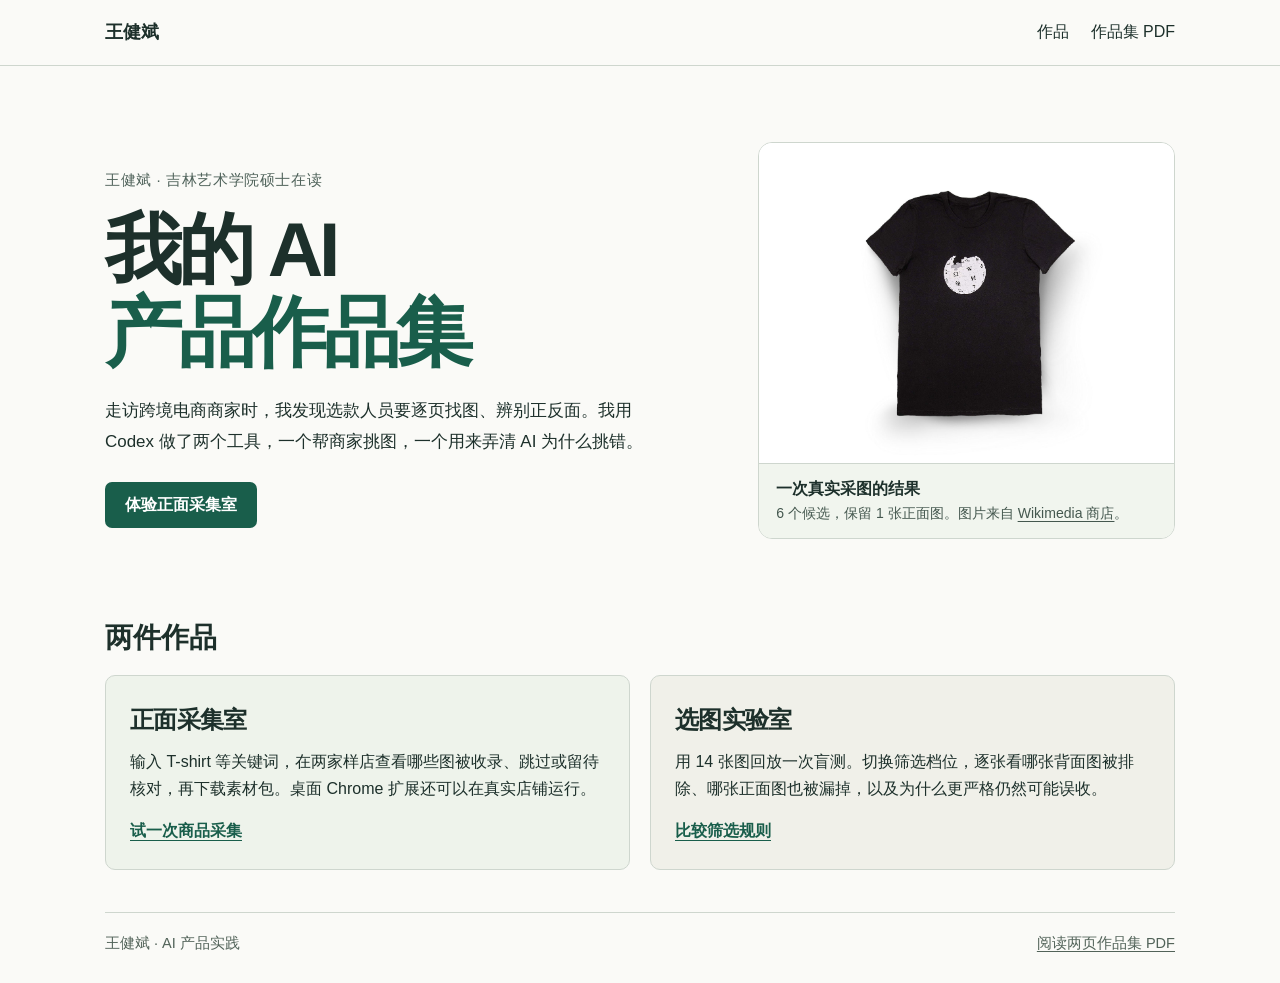
<file: index.html>
<!doctype html>
<html lang="zh-CN"><head><meta charset="utf-8"><meta name="viewport" content="width=device-width,initial-scale=1"><meta name="theme-color" content="#fafaf7"><meta name="description" content="王健斌的 AI 产品作品集。体验商品图采集，比较筛选规则，查看真实测试结果。"><title>王健斌｜AI 产品作品集</title><link rel="icon" href="mark.svg"><link rel="stylesheet" href="portfolio.css"></head>
<body><header><nav><a class="signature" href="./">王健斌</a><div><a href="#work">作品</a><a href="portfolio.pdf">作品集 PDF</a></div></nav></header>
<main><section class="intro"><div><p class="byline">王健斌 · 吉林艺术学院硕士在读</p><h1>我的 AI<br><em>产品作品集</em></h1><p class="lead">走访跨境电商商家时，我发现选款人员要逐页找图、辨别正反面。我用 Codex 做了两个工具，一个帮商家挑图，一个用来弄清 AI 为什么挑错。</p><a class="primary" href="collector.html">体验正面采集室</a></div>
<figure><div class="plate"><img src="globe-black.jpg" alt="真实采集结果：Wikimedia 商店的黑色 T 恤正面原图" width="1946" height="1946"></div><figcaption><strong>一次真实采图的结果</strong><span>6 个候选，保留 1 张正面图。图片来自 <a href="https://store.wikimedia.org/products/black-wikipedia-globe-t-shirt-with-wikipedia-written-in-multiple-languages">Wikimedia 商店</a>。</span></figcaption></figure></section>
<section id="work"><h2>两件作品</h2><div class="cards"><article><h3><a href="collector.html">正面采集室</a></h3><p>输入 T-shirt 等关键词，在两家样店查看哪些图被收录、跳过或留待核对，再下载素材包。桌面 Chrome 扩展还可以在真实店铺运行。</p><a class="action" href="collector.html">试一次商品采集</a></article>
<article><h3><a href="evaluation.html">选图实验室</a></h3><p>用 14 张图回放一次盲测。切换筛选档位，逐张看哪张背面图被排除、哪张正面图也被漏掉，以及为什么更严格仍然可能误收。</p><a class="action" href="evaluation.html#bench">比较筛选规则</a></article></div></section></main>
<footer><span>王健斌 · AI 产品实践</span><a href="portfolio.pdf">阅读两页作品集 PDF</a></footer></body></html>
</file>
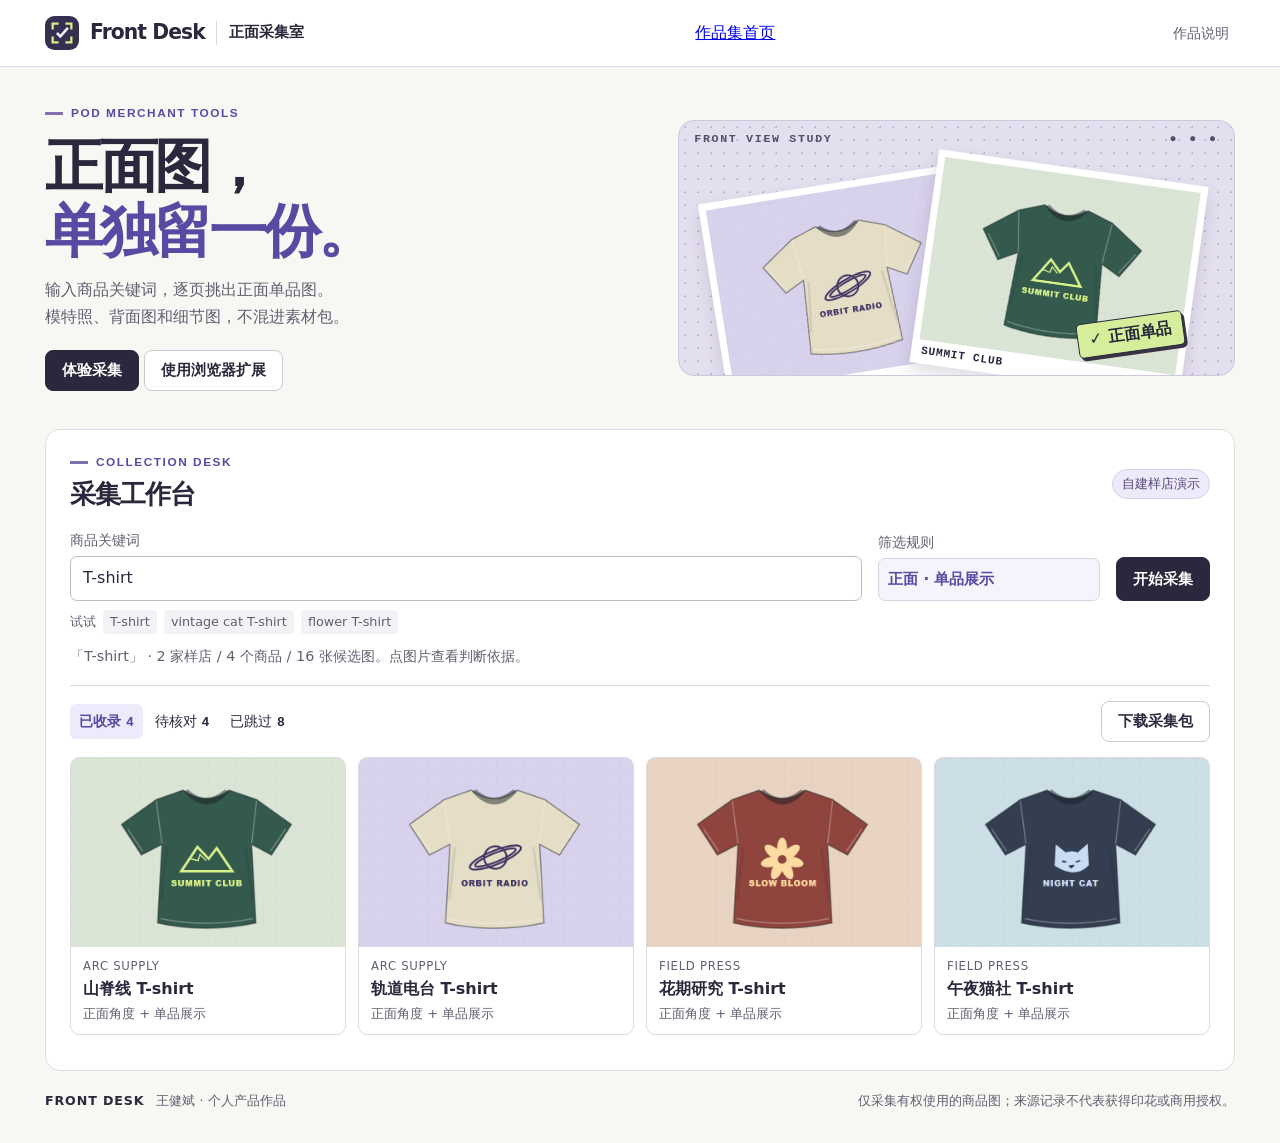
<file: collector.html>
<!doctype html><html lang="zh-CN"><head><meta charset="utf-8"><meta name="viewport" content="width=device-width,initial-scale=1"><meta name="theme-color" content="#f7f8f4"><title>正面采集室 · Front Desk</title><link rel="icon" href="mark.svg"><link rel="stylesheet" href="ui.css"></head>
<body><header><nav class="wrap"><a href="./" class="brand"><img src="mark.svg" alt="">Front Desk<span>正面采集室</span></a><a href="./">作品集首页</a><button class="navlink" id="info">作品说明</button></nav></header>
<main class="wrap"><section class="hero"><div><span class="eyebrow"><i></i> POD MERCHANT TOOLS</span><h1>正面图，<br><em>单独留一份。</em></h1><p>输入商品关键词，逐页挑出正面单品图。<br>模特照、背面图和细节图，不混进素材包。</p><button class="primary" id="try">体验采集</button> <button class="outline" id="install">使用浏览器扩展</button></div>
<div class="contactsheet" aria-label="原创 T 恤样品图"><div class="sheethead">FRONT VIEW STUDY <span>● ● ●</span></div><div class="swatch left"><img src="samples/orbit-front.png" alt="轨道电台 T 恤平铺图"><small>ORBIT RADIO</small></div><div class="swatch right"><img src="samples/summit-front.png" alt="山脊线 T 恤平铺图"><small>SUMMIT CLUB</small></div><div class="stamp">✓ 正面单品</div></div></section>
<section class="desk" id="desk"><div class="section-head"><div><div class="eyebrow"><i></i> COLLECTION DESK</div><h2>采集工作台</h2></div><span class="tag">自建样店演示</span></div>
<form id="search" class="search"><label>商品关键词<input id="keyword" value="T-shirt" placeholder="如 vintage cat T-shirt" required maxlength="120" autocomplete="off"></label><div class="skill"><small>筛选规则</small><b>正面 · 单品展示</b></div><button class="primary" id="run">开始采集</button></form>
<div class="examples"><span>试试</span><button data-query="T-shirt">T-shirt</button><button data-query="vintage cat T-shirt">vintage cat T-shirt</button><button data-query="flower T-shirt">flower T-shirt</button></div><p class="status" id="message" role="status"></p>
<div class="resultbar"><div class="tabs" aria-label="结果分类"><button data-tab="keep" aria-pressed="true">已收录 <b>0</b></button><button data-tab="review">待核对 <b>0</b></button><button data-tab="skip">已跳过 <b>0</b></button></div><button id="pack" class="outline" disabled>下载采集包</button></div>
<div id="gallery" class="gallery"></div><p id="packStatus" role="status"></p></section>
<footer><b>FRONT DESK</b> 王健斌 · 个人产品作品 <span>仅采集有权使用的商品图；来源记录不代表获得印花或商用授权。</span></footer></main>
<dialog id="modal" aria-labelledby="modalTitle"><button class="close" id="close" aria-label="关闭">×</button><div class="eyebrow">FRONT DESK / NOTES</div><h2 id="modalTitle"></h2><div id="content"></div></dialog><script src="collector.js"></script><script src="studio.js"></script></body></html>
</file>
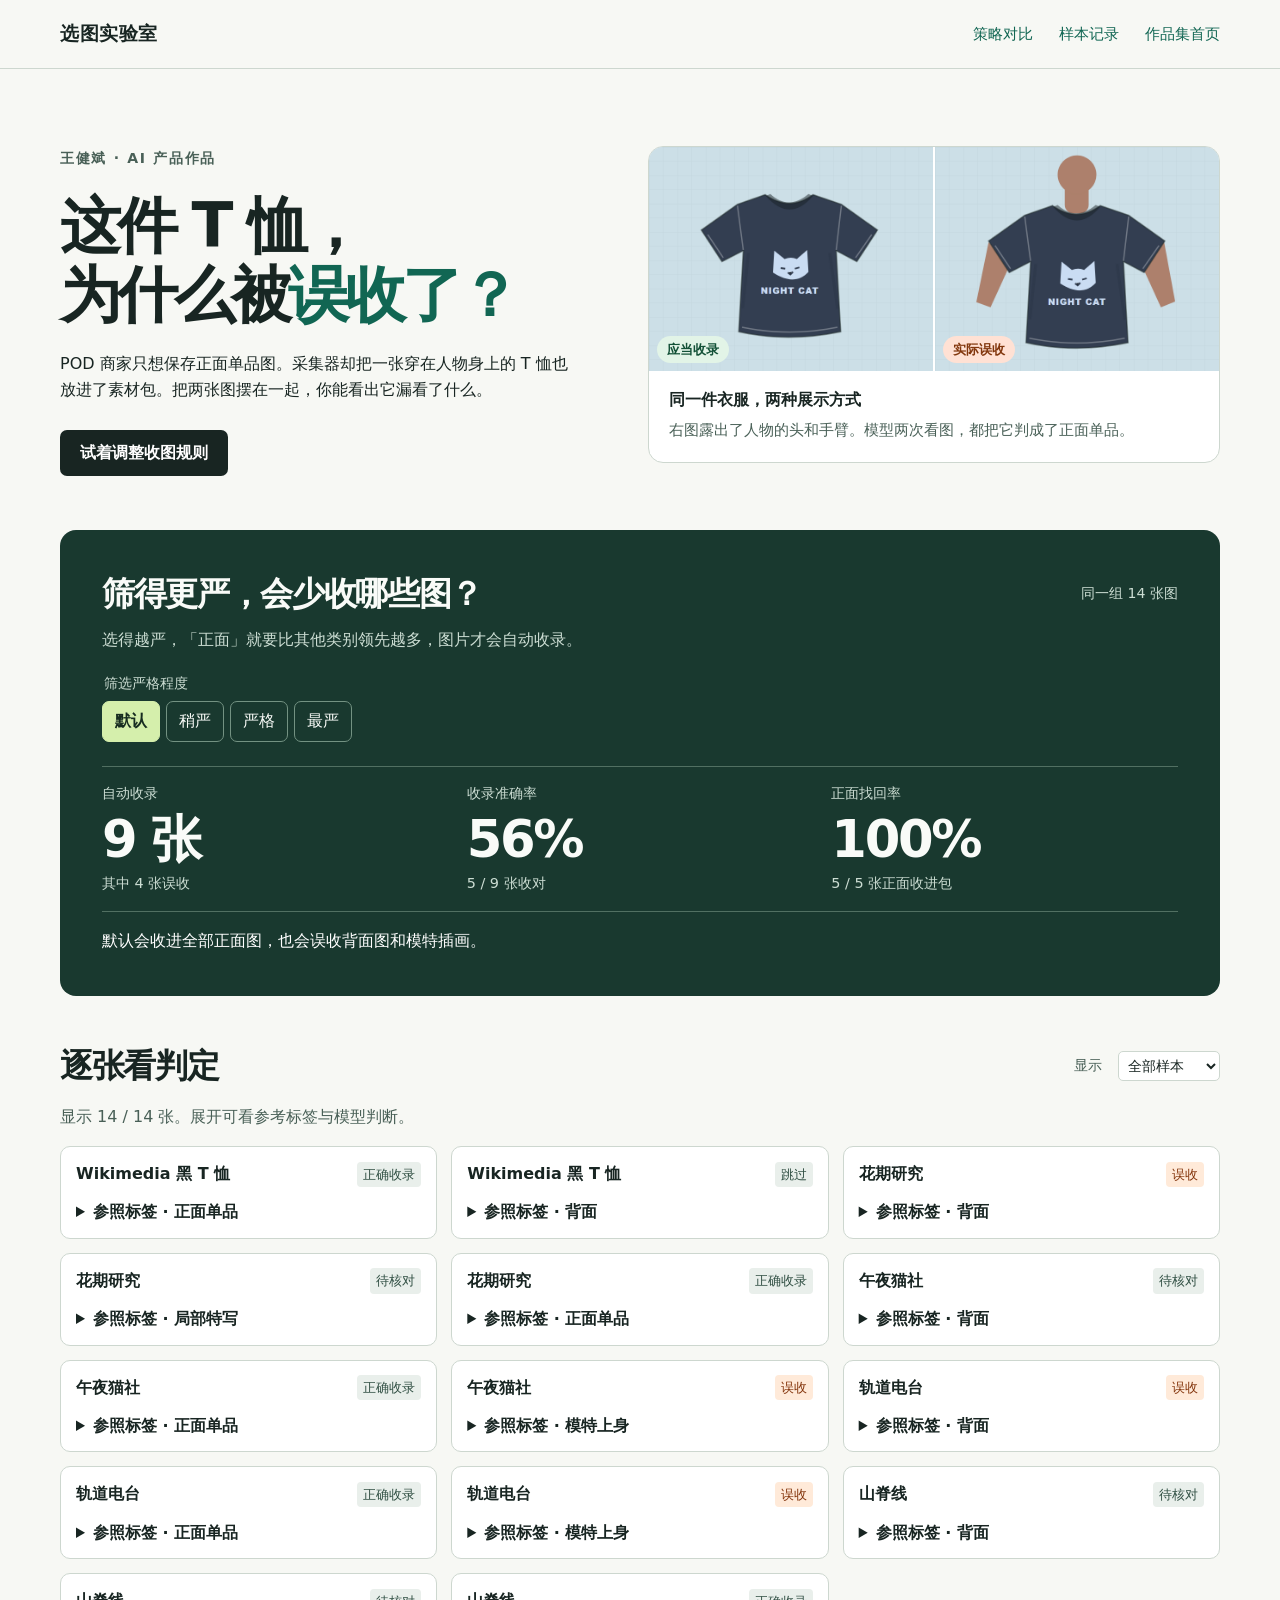
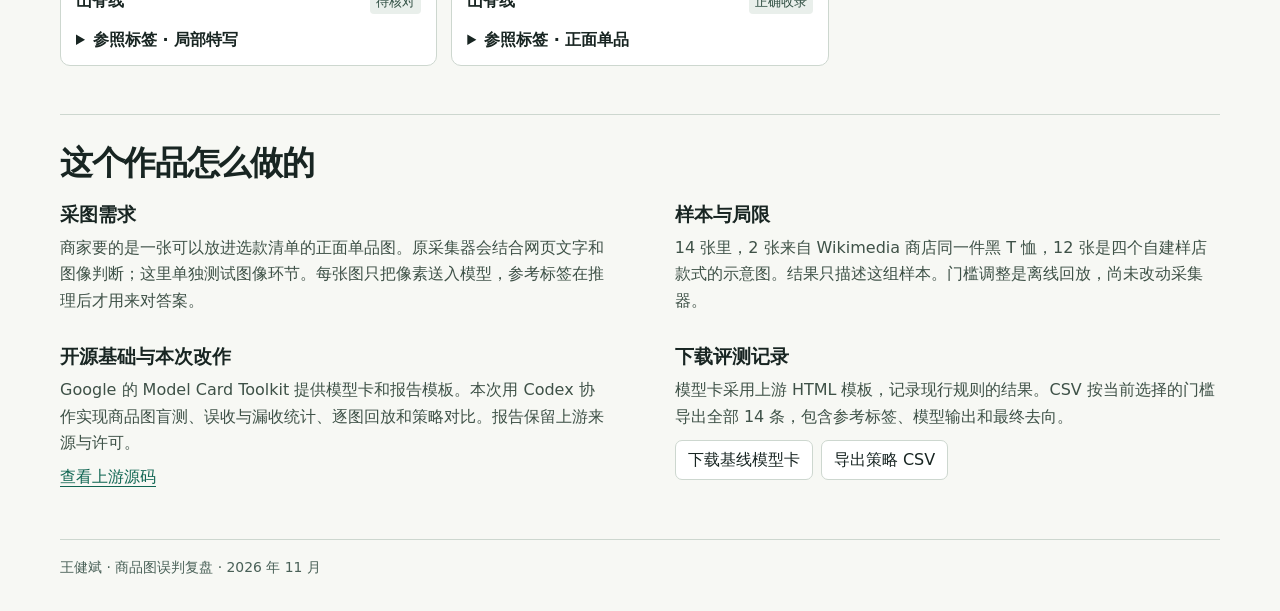
<file: evaluation.html>
<!doctype html>
<html lang="zh-CN"><head><meta charset="utf-8"><meta name="viewport" content="width=device-width,initial-scale=1">
<title>选图实验室 · 王健斌的 AI 产品作品</title><style>:root{color-scheme:light;--ink:#182522;--paper:#f7f8f4;--accent:#116653;--stroke:#cdd7cf;--muted:#496057}
*{box-sizing:border-box}html{scroll-behavior:smooth;scroll-padding-top:20px}body{margin:0;background:var(--paper);color:var(--ink);font:1rem/1.65 "Inter","Microsoft YaHei",system-ui,sans-serif}nav,main,footer{width:min(1160px,92%);margin:auto}header{border-bottom:1px solid var(--stroke)}nav,.section-title,.filter{display:flex;align-items:center;justify-content:space-between;gap:16px}nav{min-height:68px}nav div{display:flex;gap:26px}a{color:var(--accent);text-underline-offset:4px}nav a{text-decoration:none;font-size:.94rem}.wordmark{font-size:1.16rem;font-weight:850;color:var(--ink);letter-spacing:.03em}
.hero{display:grid;grid-template-columns:1fr 1.08fr;align-items:center;gap:5%;padding:64px 0 54px}.kicker,.meta,.filter,.case small{color:var(--muted);font-size:.88rem}.kicker{font-weight:700;letter-spacing:.12em}.intro h1{font-size:clamp(2.8rem,4.8vw,4.7rem);letter-spacing:-.065em;line-height:1.12;margin:.35em 0}.intro h1 span{color:var(--accent)}.lede{max-width:32em;margin:20px 0 26px}.cta,button{display:inline-flex;align-items:center;font:inherit;font-weight:650;border-radius:7px;cursor:pointer}.cta{background:var(--ink);color:white;padding:10px 20px;text-decoration:none}button,select{border:1px solid var(--stroke);background:white;color:var(--ink);font:inherit}button{padding:6px 12px;margin:2px 8px 2px 0}select{border-radius:5px;padding:5px}.hero-case{margin:0;border:1px solid var(--stroke);background:white;border-radius:15px;overflow:hidden}.comparison{display:grid;grid-template-columns:1fr 1fr;gap:2px}.comparison div{position:relative}.comparison img{width:100%;display:block}.comparison b{position:absolute;bottom:8px;left:8px;background:#e2f4e7;color:#135137;padding:3px 10px;border-radius:20px;font-size:.82rem}.comparison .bad{background:#ffe1d4;color:#82370d}figcaption{padding:16px 20px}figcaption p{font-size:.93rem;margin:4px 0;color:var(--muted)}
section:not(.hero){margin-bottom:48px}h2{font-size:clamp(1.55rem,2.6vw,2.15rem);line-height:1.3;letter-spacing:-.04em;margin:0}.bench{background:#19392f;border-radius:16px;color:#f9fbf8;padding:clamp(20px,4vw,42px)}.bench .meta,.bench>p,.bench legend,.stats small,.stats span{color:#ccddd3}.bench>p{margin:12px 0 18px}.bench fieldset{border:0;margin:0;padding:0}.bench legend{font-size:.9rem;margin:0 0 6px}.choices{display:flex;gap:6px;flex-wrap:wrap}.choices label{position:relative;cursor:pointer}.choices input{position:absolute;opacity:0}.choices span{border:1px solid #739282;border-radius:7px;display:block;padding:6px 12px}.choices input:checked+span{background:#d5efac;border-color:#d5efac;color:#172c20;font-weight:700}.choices input:focus-visible+span,:focus-visible{outline:3px solid #e19543;outline-offset:3px}.stats{display:grid;grid-template-columns:repeat(3,1fr);margin:24px 0 16px;padding:15px 0;border-block:1px solid #517062;gap:18px}.stats small,.stats span{display:block;font-size:.9rem}.stats strong{display:block;font-size:clamp(2.1rem,4vw,3.5rem);line-height:1.3;letter-spacing:-.045em}.bench .insight{color:white;margin-bottom:0}
#case-grid{display:grid;grid-template-columns:repeat(3,minmax(0,1fr));gap:14px}#count{color:var(--muted)}.case{border:1px solid var(--stroke);background:white;border-radius:10px;overflow:hidden}.case details{padding:12px 15px}.case summary{cursor:pointer;font-weight:650}.case p{margin:5px 0;font-size:.94rem}.case-title{display:flex;align-items:center;justify-content:space-between;padding:14px 15px 0;gap:8px}.case-title strong{font-size:1rem}.chip{font-size:.8rem;border-radius:4px;background:#e9efeb;color:#304f43;padding:2px 6px;white-space:nowrap}.chip.error{color:#84350c;background:#ffead9}.case picture img{display:block;width:100%;max-height:205px;object-fit:contain;background:#f2f5f1}.notes{border-top:1px solid var(--stroke);padding-top:26px}.notes-grid{display:grid;grid-template-columns:1fr 1fr;column-gap:6%;row-gap:4px}.notes h3{margin:16px 0 2px}.notes p{margin:4px 0 8px;color:#3e5147}footer{border-top:1px solid var(--stroke);padding:16px 0 32px;color:var(--muted);font-size:.87rem}
@media(max-width:800px){.hero{grid-template-columns:1fr;gap:26px;padding:35px 0}.hero-case{max-width:570px}.section-title{align-items:flex-start;flex-wrap:wrap}.notes-grid,#case-grid{grid-template-columns:1fr 1fr}nav div{gap:12px}}
@media(max-width:520px){nav{min-height:58px}nav a{font-size:.83rem}.wordmark{font-size:1rem}.stats{grid-template-columns:1fr 1fr 1fr;gap:8px}.stats span,.stats small{font-size:.8rem}.stats strong{font-size:1.85rem}.notes-grid,#case-grid{grid-template-columns:1fr}.choices{gap:5px}.choices span{font-size:.86rem;padding:6px 8px}.bench{padding:18px}.intro h1{font-size:2.85rem}}
@media(prefers-reduced-motion:reduce){html{scroll-behavior:auto}}
</style></head><body>
<header><nav><a class="wordmark" href="#top">选图实验室</a><div><a href="#bench">策略对比</a><a href="#cases">样本记录</a><a href="./">作品集首页</a></div></nav></header>
<main id="top">
<section class="hero"><div class="intro"><p class="kicker">王健斌 · AI 产品作品</p><h1>这件 T 恤，<br>为什么被<span>误收了？</span></h1><p class="lede">POD 商家只想保存正面单品图。采集器却把一张穿在人物身上的 T 恤也放进了素材包。把两张图摆在一起，你能看出它漏看了什么。</p><a class="cta" href="#bench">试着调整收图规则</a></div>
<figure class="hero-case"><div class="comparison">
<div><img src="samples/cat-04.png" alt="午夜猫社 T 恤单独平铺"><b>应当收录</b></div>
<div><img src="samples/cat-model.png" alt="同款 T 恤穿在插画人物身上，领口上方可见人头，两侧可见手臂"><b class="bad">实际误收</b></div></div>
<figcaption><strong>同一件衣服，两种展示方式</strong><p>右图露出了人物的头和手臂。模型两次看图，都把它判成了正面单品。</p></figcaption></figure></section>
<section id="bench" class="bench"><div class="section-title"><h2>筛得更严，会少收哪些图？</h2><span class="meta">同一组 14 张图</span></div>
<p>选得越严，「正面」就要比其他类别领先越多，图片才会自动收录。</p>
<fieldset><legend>筛选严格程度</legend><div class="choices">
<label><input type="radio" name="threshold" value="0" checked><span>默认</span></label>
<label><input type="radio" name="threshold" value="0.5"><span>稍严</span></label>
<label><input type="radio" name="threshold" value="1"><span>严格</span></label>
<label><input type="radio" name="threshold" value="1.5"><span>最严</span></label>
</div></fieldset>
<div class="stats" aria-live="polite"><div><small>自动收录</small><strong id="kept"></strong><span id="wrong"></span></div><div><small>收录准确率</small><strong id="precision"></strong><span id="prec-note"></span></div><div><small>正面找回率</small><strong id="recall"></strong><span id="rec-note"></span></div></div>
<p id="insight" class="insight"></p></section>
<section id="cases"><div class="section-title"><h2>逐张看判定</h2><label class="filter">显示 <select id="filter"><option value="all">全部样本</option><option value="mistake">仅看误收</option><option value="miss">仅看漏收</option><option value="review">仅看待核对</option></select></label></div>
<p id="count" aria-live="polite"></p><div id="case-grid"></div></section>
<section id="about" class="notes"><h2>这个作品怎么做的</h2><div class="notes-grid"><div><h3>采图需求</h3><p>商家要的是一张可以放进选款清单的正面单品图。原采集器会结合网页文字和图像判断；这里单独测试图像环节。每张图只把像素送入模型，参考标签在推理后才用来对答案。</p></div>
<div><h3>样本与局限</h3><p>14 张里，2 张来自 Wikimedia 商店同一件黑 T 恤，12 张是四个自建样店款式的示意图。结果只描述这组样本。门槛调整是离线回放，尚未改动采集器。</p></div>
<div><h3>开源基础与本次改作</h3><p>Google 的 Model Card Toolkit 提供模型卡和报告模板。本次用 Codex 协作实现商品图盲测、误收与漏收统计、逐图回放和策略对比。报告保留上游来源与许可。</p><a href="https://github.com/tensorflow/model-card-toolkit/tree/74d7e6d8d3163b830711b226491ccd976a2d7018">查看上游源码</a></div>
<div><h3>下载评测记录</h3><p>模型卡采用上游 HTML 模板，记录现行规则的结果。CSV 按当前选择的门槛导出全部 14 条，包含参考标签、模型输出和最终去向。</p><button id="card">下载基线模型卡</button><button id="csv">导出策略 CSV</button></div></div></section>
</main><footer>王健斌 · 商品图误判复盘 · 2026 年 11 月</footer>
<script id="evidence" type="application/json">[{"file": "01.jpg", "kind": "keep", "group": "front", "gap": 0.42, "views": "front/front", "reason": "本机 AI：正面单品（全图与主体视图一致）", "model": "TinyCLIP-8M/int8", "title": "Wikimedia 黑 T 恤", "image": null, "source": "https://store.wikimedia.org/products/black-wikipedia-globe-t-shirt-with-wikipedia-written-in-multiple-languages", "origin": "真实商店商品图", "positive": true, "truth": "正面单品"}, {"file": "02.jpg", "kind": "skip", "group": "back", "gap": 0.08, "views": "back/back", "reason": "本机 AI：背面（全图与主体视图一致）", "model": "TinyCLIP-8M/int8", "title": "Wikimedia 黑 T 恤", "image": null, "source": "https://store.wikimedia.org/products/black-wikipedia-globe-t-shirt-with-wikipedia-written-in-multiple-languages", "origin": "真实商店商品图", "positive": false, "truth": "背面"}, {"file": "bloom-back.png", "kind": "keep", "group": "front", "gap": 0.14, "views": "front/front", "reason": "本机 AI：正面单品（全图与主体视图一致）", "model": "TinyCLIP-8M/int8", "title": "花期研究", "image": "samples/bloom-back.png", "origin": "自建样店示意图", "positive": false, "truth": "背面"}, {"file": "bloom-detail.png", "kind": "review", "group": "front", "gap": 0.68, "views": "front", "reason": "本机 AI：证据不足，不自动打包", "model": "TinyCLIP-8M/int8", "title": "花期研究", "image": "samples/bloom-detail.png", "origin": "自建样店示意图", "positive": false, "truth": "局部特写"}, {"file": "bloom-front.png", "kind": "keep", "group": "front", "gap": 0.89, "views": "front/front", "reason": "本机 AI：正面单品（全图与主体视图一致）", "model": "TinyCLIP-8M/int8", "title": "花期研究", "image": "samples/bloom-front.png", "origin": "自建样店示意图", "positive": true, "truth": "正面单品"}, {"file": "cat-back.png", "kind": "review", "group": "back", "gap": 0.02, "views": "back/front", "reason": "本机 AI：证据不足，不自动打包", "model": "TinyCLIP-8M/int8", "title": "午夜猫社", "image": "samples/cat-back.png", "origin": "自建样店示意图", "positive": false, "truth": "背面"}, {"file": "cat-front.png", "kind": "keep", "group": "front", "gap": 1.64, "views": "front/front", "reason": "本机 AI：正面单品（全图与主体视图一致）", "model": "TinyCLIP-8M/int8", "title": "午夜猫社", "image": "samples/cat-04.png", "origin": "自建样店示意图", "positive": true, "truth": "正面单品"}, {"file": "cat-model.png", "kind": "keep", "group": "front", "gap": 1.86, "views": "front/front", "reason": "本机 AI：正面单品（全图与主体视图一致）", "model": "TinyCLIP-8M/int8", "title": "午夜猫社", "image": "samples/cat-model.png", "origin": "自建样店示意图", "positive": false, "truth": "模特上身"}, {"file": "orbit-back.png", "kind": "keep", "group": "front", "gap": 0.08, "views": "front/front", "reason": "本机 AI：正面单品（全图与主体视图一致）", "model": "TinyCLIP-8M/int8", "title": "轨道电台", "image": "samples/orbit-back.png", "origin": "自建样店示意图", "positive": false, "truth": "背面"}, {"file": "orbit-front.png", "kind": "keep", "group": "front", "gap": 0.72, "views": "front/front", "reason": "本机 AI：正面单品（全图与主体视图一致）", "model": "TinyCLIP-8M/int8", "title": "轨道电台", "image": "samples/orbit-04.png", "origin": "自建样店示意图", "positive": true, "truth": "正面单品"}, {"file": "orbit-model.png", "kind": "keep", "group": "front", "gap": 1.2, "views": "front/front", "reason": "本机 AI：正面单品（全图与主体视图一致）", "model": "TinyCLIP-8M/int8", "title": "轨道电台", "image": "samples/orbit-model.png", "origin": "自建样店示意图", "positive": false, "truth": "模特上身"}, {"file": "summit-back.png", "kind": "review", "group": "front", "gap": 0, "views": "front/back", "reason": "本机 AI：证据不足，不自动打包", "model": "TinyCLIP-8M/int8", "title": "山脊线", "image": "samples/summit-back.png", "origin": "自建样店示意图", "positive": false, "truth": "背面"}, {"file": "summit-detail.png", "kind": "review", "group": "front", "gap": 0.26, "views": "front", "reason": "本机 AI：证据不足，不自动打包", "model": "TinyCLIP-8M/int8", "title": "山脊线", "image": "samples/summit-detail.png", "origin": "自建样店示意图", "positive": false, "truth": "局部特写"}, {"file": "summit-front.png", "kind": "keep", "group": "front", "gap": 1.01, "views": "front/front", "reason": "本机 AI：正面单品（全图与主体视图一致）", "model": "TinyCLIP-8M/int8", "title": "山脊线", "image": "samples/summit-04.png", "origin": "自建样店示意图", "positive": true, "truth": "正面单品"}]</script><script id="model-card" type="application/octet-stream">[base64]/[base64]/moLfmnKzjgIHljZXkuIDlrp7mi43mrL7lvI/[base64]/[base64]/[base64]</script><script>"use strict";
const samples = JSON.parse(document.getElementById("evidence").textContent);
const byId = id => document.getElementById(id);
const routeLabel = {keep:"自动收录",review:"待核对",skip:"跳过"};
const classes = {front:"正面",back:"背面",person:"人物",detail:"细节",other:"其他"};
const threshold = () => Number(document.querySelector('input[name="threshold"]:checked').value);
const direction = (sample, cutoff) => sample.kind === "keep" && sample.gap < cutoff ? "review" : sample.kind;
const fraction = (numerator, denominator) => denominator ? Math.round(100 * numerator / denominator) + "%" : "—";
function node(tag, text, className) {
  const element = document.createElement(tag);
  if (text !== undefined) element.textContent = text;
  if (className) element.className = className;
  return element;
}
function verdict(sample, route) {
  if (route === "keep") return sample.positive ? "正确收录" : "误收";
  return sample.positive ? "漏收" : routeLabel[route];
}
function makeCase(sample, route) {
  const card = node("article", undefined, "case");
  const title = node("div", undefined, "case-title");
  const result = verdict(sample, route);
  title.append(node("strong", sample.title), node("span", result, ["误收","漏收"].includes(result) ? "chip error" : "chip"));
  card.append(title);
  const detail = node("details");
  detail.append(node("summary", "参照标签 · " + sample.truth));
  if (sample.image) {
    const picture = node("picture"), img = node("img");
    img.alt = sample.title + " · " + sample.truth;
    img.loading = "lazy"; img.src = sample.image;
    picture.append(img);
    detail.append(picture);
  } else {
    const link = node("a", "在 Wikimedia 商店查看这件 T 恤");
    link.href = sample.source;
    detail.append(link);
  }
  detail.append(node("p", "模型视图判断：" + sample.views.split("/").map(value=>classes[value]).join(" / ")),
    node("p", "第一名领先第二名 " + sample.gap.toFixed(2) + " 分。本档处理：" + routeLabel[route] + "。"),
    node("small", sample.origin));
  card.append(detail);
  return card;
}
function refresh() {
  const cutoff = threshold();
  const kept = samples.filter(sample=>direction(sample, cutoff) === "keep");
  const correct = kept.filter(sample=>sample.positive).length;
  const positives = samples.filter(sample=>sample.positive).length;
  byId("kept").textContent = kept.length + " 张";
  byId("wrong").textContent = "其中 " + (kept.length - correct) + " 张误收";
  byId("precision").textContent = fraction(correct, kept.length);
  byId("prec-note").textContent = correct + " / " + kept.length + " 张收对";
  byId("recall").textContent = fraction(correct, positives);
  byId("rec-note").textContent = correct + " / " + positives + " 张正面收进包";
  const moved = samples.filter(sample=>sample.kind === "keep" && direction(sample, cutoff) !== "keep");
  const missed = moved.filter(sample=>sample.positive).length;
  byId("insight").textContent = cutoff
    ? "比默认少收 " + (moved.length - missed) + " 张错图，也漏掉 " + missed + " 张正面图。"
    : "默认会收进全部正面图，也会误收背面图和模特插画。";
  const filter = byId("filter").value;
  const matching = samples.filter(sample=>{
    const route = direction(sample,cutoff);
    return filter === "all" || filter === "mistake" && route === "keep" && !sample.positive ||
      filter === "miss" && route !== "keep" && sample.positive || filter === "review" && route === "review";
  });
  byId("count").textContent = "显示 " + matching.length + " / " + samples.length + " 张。展开可看参考标签与模型判断。";
  byId("case-grid").replaceChildren(...matching.map(sample=>makeCase(sample, direction(sample,cutoff))));
}
function download(blob, filename) {
  const a = document.createElement("a");
  a.href = URL.createObjectURL(blob);
  a.download = filename;
  a.click();
  setTimeout(()=>URL.revokeObjectURL(a.href),30000);
}
byId("card").onclick = () => {
  const bytes = Uint8Array.from(atob(byId("model-card").textContent.trim()), char=>char.charCodeAt(0));
  download(new Blob([bytes], {type:"text/html;charset=utf-8"}), "正面采集室-基线模型卡.html");
};
byId("csv").onclick = () => {
  const cutoff = threshold();
  const records = [["样本","来源类型","参考标签","现行去向","模型视图","得分差","附加门槛","回放去向","对照结果"]];
  for (const sample of samples) {
    const route = direction(sample, cutoff);
    records.push([sample.file,sample.origin,sample.truth,routeLabel[sample.kind],sample.views,sample.gap,cutoff,routeLabel[route],verdict(sample,route)]);
  }
  const text = records.map(record=>record.map(value=>'"'+String(value).replaceAll('"','""')+'"').join(",")).join("\r\n");
  download(new Blob(["\uFEFF",text],{type:"text/csv;charset=utf-8"}),"策略回放-"+cutoff+".csv");
};
for (const input of document.querySelectorAll('input[name="threshold"],#filter')) input.addEventListener("change", refresh);
refresh();
</script></body></html>
</file>
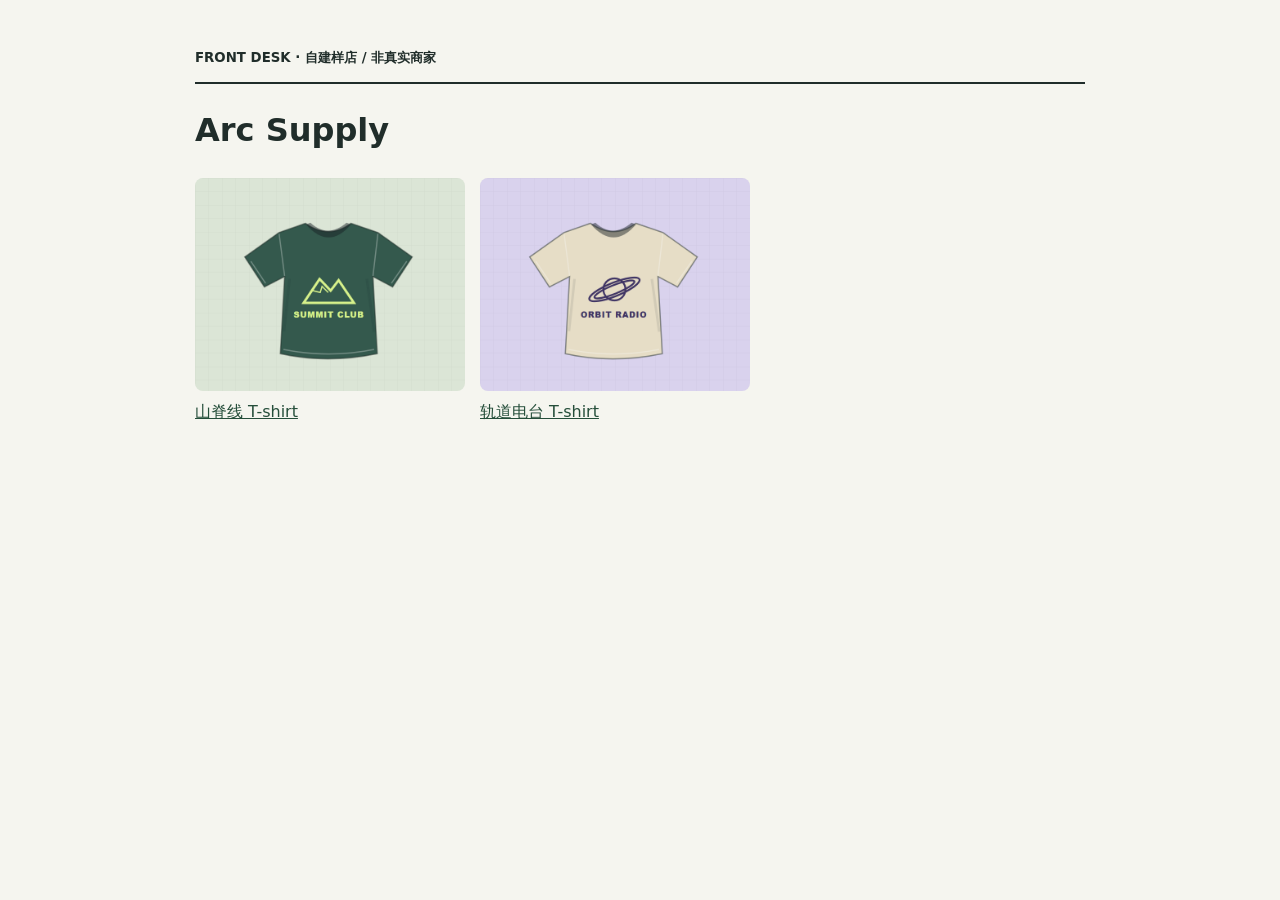
<file: shop/arc/search.html>
<!doctype html><html lang="zh-CN"><meta charset="utf-8"><meta name="viewport" content="width=device-width,initial-scale=1"><title>Arc Supply</title><style>*{box-sizing:border-box}body{max-width:930px;margin:32px auto;padding:0 20px;font:16px/1.6 system-ui;color:#202d2a;background:#f5f5ef}header{padding:12px 0;border-bottom:2px solid}main{display:flex;flex-wrap:wrap;gap:15px}main a,figure{width:min(100%,270px);margin:0}img{width:100%;border-radius:8px}figcaption{color:#47554e}a{color:#254e3a}small{font-weight:bold}</style><header><small>FRONT DESK · 自建样店 / 非真实商家</small></header><h1>Arc Supply</h1><main><a href="products/summit.html" aria-label="山脊线 T-shirt alpine mountain vintage outdoor"><img alt="山脊线" src="../../samples/summit-front.png">山脊线 T-shirt</a><a href="products/orbit.html" aria-label="轨道电台 T-shirt space orbital retro vintage"><img alt="轨道电台" src="../../samples/orbit-front.png">轨道电台 T-shirt</a></main><script src="../search.js"></script></html>
</file>
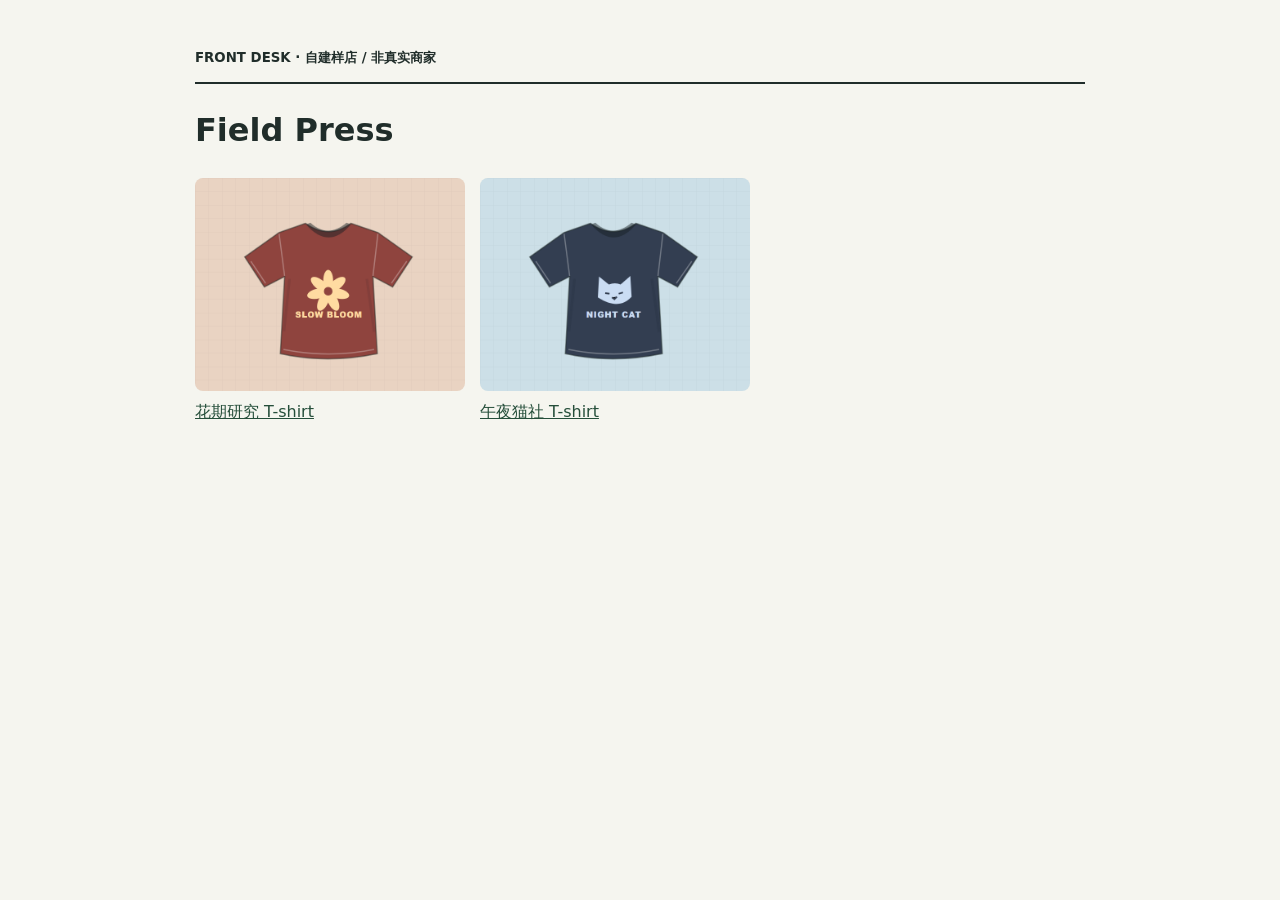
<file: shop/field/search.html>
<!doctype html><html lang="zh-CN"><meta charset="utf-8"><meta name="viewport" content="width=device-width,initial-scale=1"><title>Field Press</title><style>*{box-sizing:border-box}body{max-width:930px;margin:32px auto;padding:0 20px;font:16px/1.6 system-ui;color:#202d2a;background:#f5f5ef}header{padding:12px 0;border-bottom:2px solid}main{display:flex;flex-wrap:wrap;gap:15px}main a,figure{width:min(100%,270px);margin:0}img{width:100%;border-radius:8px}figcaption{color:#47554e}a{color:#254e3a}small{font-weight:bold}</style><header><small>FRONT DESK · 自建样店 / 非真实商家</small></header><h1>Field Press</h1><main><a href="products/bloom.html" aria-label="花期研究 T-shirt flower botanical garden"><img alt="花期研究" src="../../samples/bloom-front.png">花期研究 T-shirt</a><a href="products/cat.html" aria-label="午夜猫社 T-shirt cat animal vintage black"><img alt="午夜猫社" src="../../samples/cat-front.png">午夜猫社 T-shirt</a></main><script src="../search.js"></script></html>
</file>
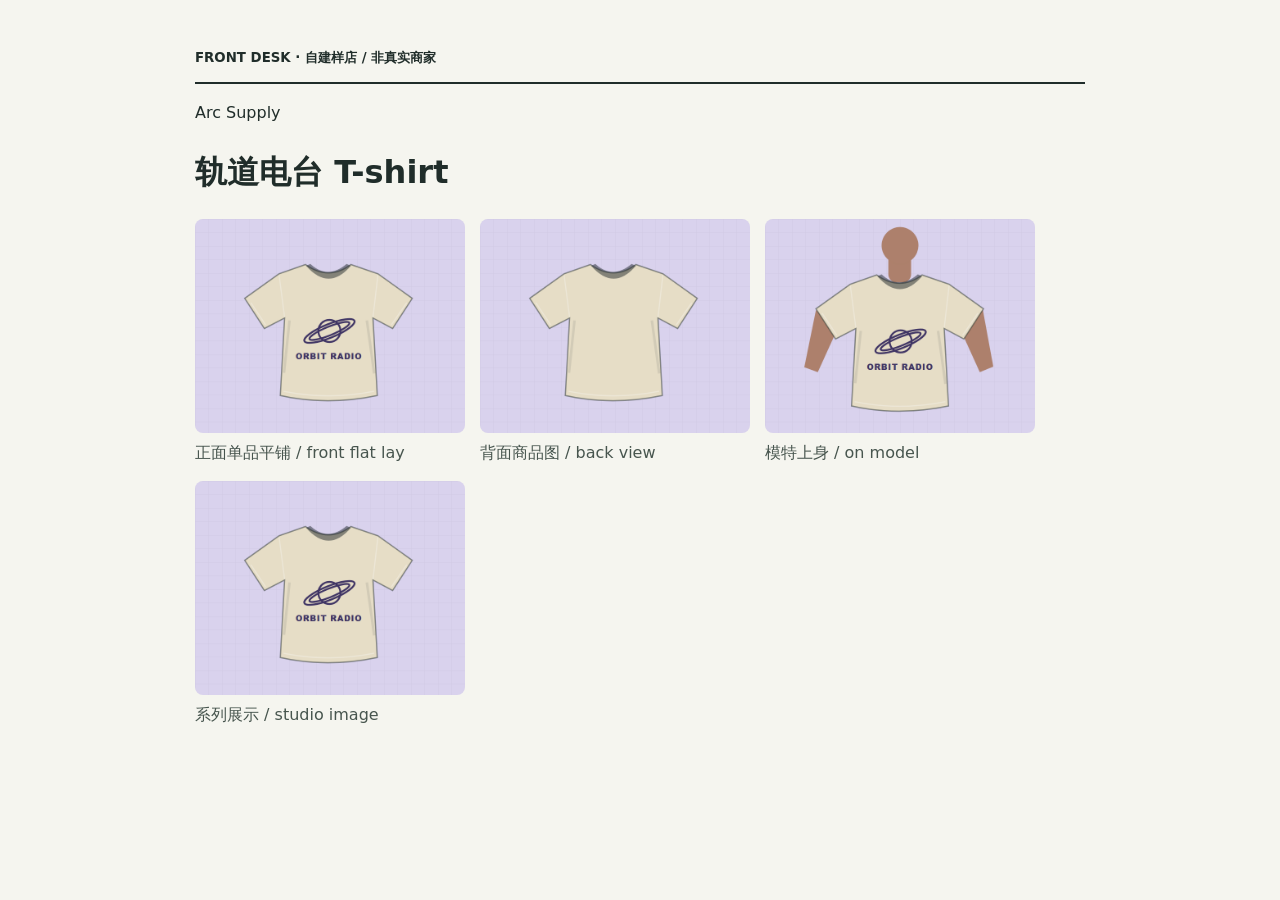
<file: shop/arc/products/orbit.html>
<!doctype html><html lang="zh-CN"><meta charset="utf-8"><meta name="viewport" content="width=device-width,initial-scale=1"><title>轨道电台</title><style>*{box-sizing:border-box}body{max-width:930px;margin:32px auto;padding:0 20px;font:16px/1.6 system-ui;color:#202d2a;background:#f5f5ef}header{padding:12px 0;border-bottom:2px solid}main{display:flex;flex-wrap:wrap;gap:15px}main a,figure{width:min(100%,270px);margin:0}img{width:100%;border-radius:8px}figcaption{color:#47554e}a{color:#254e3a}small{font-weight:bold}</style><header><small>FRONT DESK · 自建样店 / 非真实商家</small></header><p>Arc Supply</p><h1>轨道电台 T-shirt</h1><main data-product-gallery><figure><img src="../../../samples/orbit-front.png" alt="正面单品平铺 / front flat lay"><figcaption>正面单品平铺 / front flat lay</figcaption></figure><figure><img src="../../../samples/orbit-back.png" alt="背面商品图 / back view"><figcaption>背面商品图 / back view</figcaption></figure><figure><img src="../../../samples/orbit-model.png" alt="模特上身 / on model"><figcaption>模特上身 / on model</figcaption></figure><figure><img src="../../../samples/orbit-04.png" alt="系列展示 / studio image"><figcaption>系列展示 / studio image</figcaption></figure></main></html>
</file>
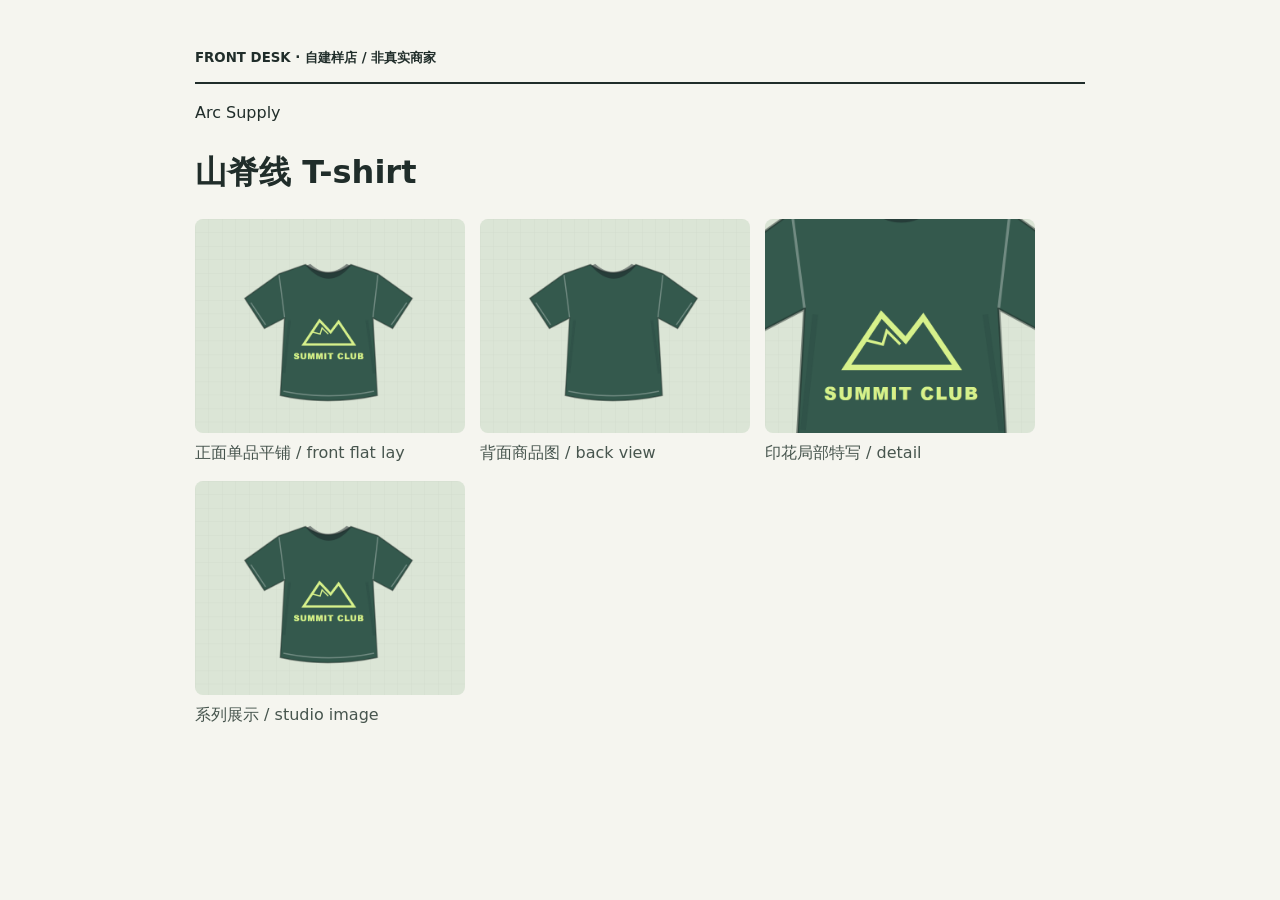
<file: shop/arc/products/summit.html>
<!doctype html><html lang="zh-CN"><meta charset="utf-8"><meta name="viewport" content="width=device-width,initial-scale=1"><title>山脊线</title><style>*{box-sizing:border-box}body{max-width:930px;margin:32px auto;padding:0 20px;font:16px/1.6 system-ui;color:#202d2a;background:#f5f5ef}header{padding:12px 0;border-bottom:2px solid}main{display:flex;flex-wrap:wrap;gap:15px}main a,figure{width:min(100%,270px);margin:0}img{width:100%;border-radius:8px}figcaption{color:#47554e}a{color:#254e3a}small{font-weight:bold}</style><header><small>FRONT DESK · 自建样店 / 非真实商家</small></header><p>Arc Supply</p><h1>山脊线 T-shirt</h1><main data-product-gallery><figure><img src="../../../samples/summit-front.png" alt="正面单品平铺 / front flat lay"><figcaption>正面单品平铺 / front flat lay</figcaption></figure><figure><img src="../../../samples/summit-back.png" alt="背面商品图 / back view"><figcaption>背面商品图 / back view</figcaption></figure><figure><img src="../../../samples/summit-detail.png" alt="印花局部特写 / detail"><figcaption>印花局部特写 / detail</figcaption></figure><figure><img src="../../../samples/summit-04.png" alt="系列展示 / studio image"><figcaption>系列展示 / studio image</figcaption></figure></main></html>
</file>
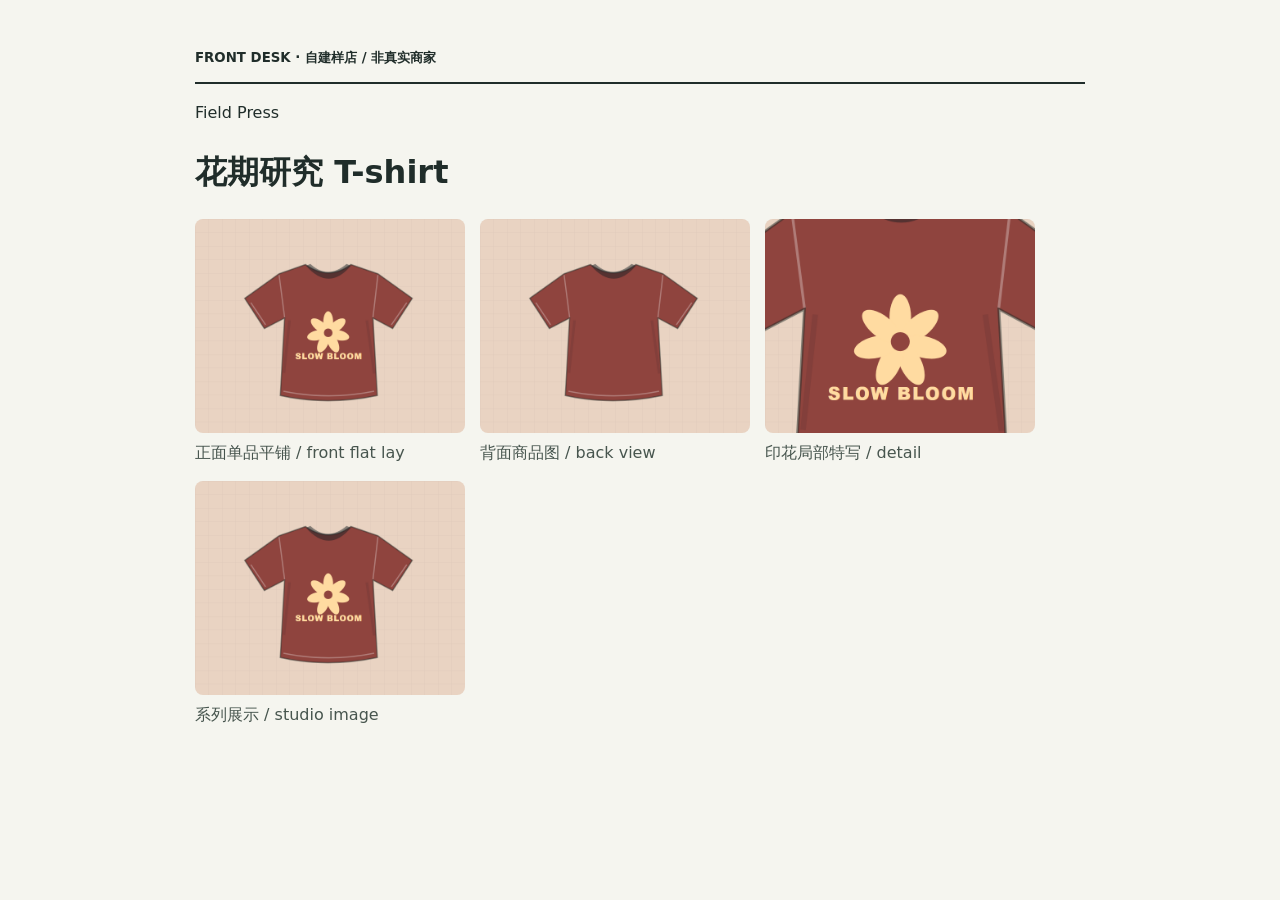
<file: shop/field/products/bloom.html>
<!doctype html><html lang="zh-CN"><meta charset="utf-8"><meta name="viewport" content="width=device-width,initial-scale=1"><title>花期研究</title><style>*{box-sizing:border-box}body{max-width:930px;margin:32px auto;padding:0 20px;font:16px/1.6 system-ui;color:#202d2a;background:#f5f5ef}header{padding:12px 0;border-bottom:2px solid}main{display:flex;flex-wrap:wrap;gap:15px}main a,figure{width:min(100%,270px);margin:0}img{width:100%;border-radius:8px}figcaption{color:#47554e}a{color:#254e3a}small{font-weight:bold}</style><header><small>FRONT DESK · 自建样店 / 非真实商家</small></header><p>Field Press</p><h1>花期研究 T-shirt</h1><main data-product-gallery><figure><img src="../../../samples/bloom-front.png" alt="正面单品平铺 / front flat lay"><figcaption>正面单品平铺 / front flat lay</figcaption></figure><figure><img src="../../../samples/bloom-back.png" alt="背面商品图 / back view"><figcaption>背面商品图 / back view</figcaption></figure><figure><img src="../../../samples/bloom-detail.png" alt="印花局部特写 / detail"><figcaption>印花局部特写 / detail</figcaption></figure><figure><img src="../../../samples/bloom-04.png" alt="系列展示 / studio image"><figcaption>系列展示 / studio image</figcaption></figure></main></html>
</file>
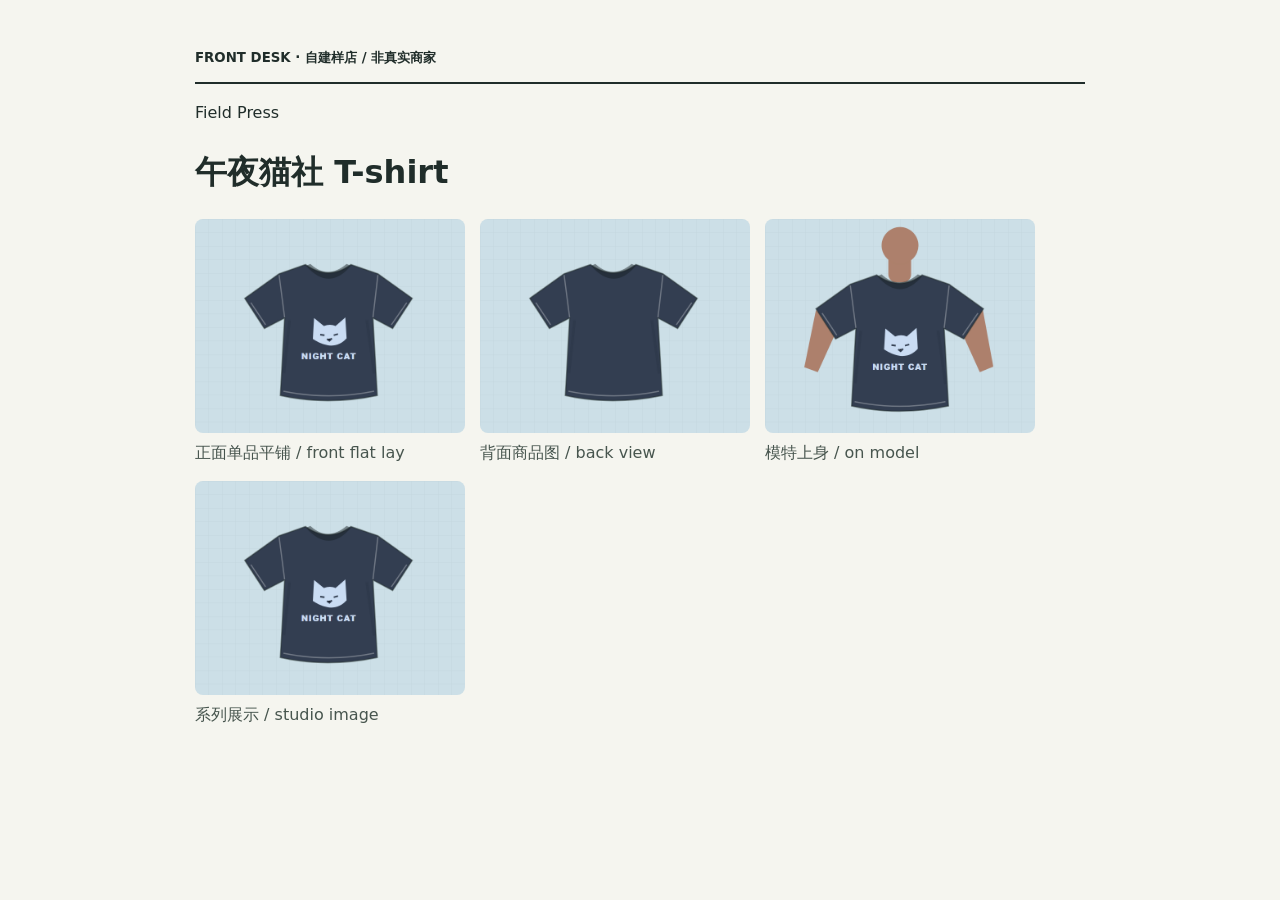
<file: shop/field/products/cat.html>
<!doctype html><html lang="zh-CN"><meta charset="utf-8"><meta name="viewport" content="width=device-width,initial-scale=1"><title>午夜猫社</title><style>*{box-sizing:border-box}body{max-width:930px;margin:32px auto;padding:0 20px;font:16px/1.6 system-ui;color:#202d2a;background:#f5f5ef}header{padding:12px 0;border-bottom:2px solid}main{display:flex;flex-wrap:wrap;gap:15px}main a,figure{width:min(100%,270px);margin:0}img{width:100%;border-radius:8px}figcaption{color:#47554e}a{color:#254e3a}small{font-weight:bold}</style><header><small>FRONT DESK · 自建样店 / 非真实商家</small></header><p>Field Press</p><h1>午夜猫社 T-shirt</h1><main data-product-gallery><figure><img src="../../../samples/cat-front.png" alt="正面单品平铺 / front flat lay"><figcaption>正面单品平铺 / front flat lay</figcaption></figure><figure><img src="../../../samples/cat-back.png" alt="背面商品图 / back view"><figcaption>背面商品图 / back view</figcaption></figure><figure><img src="../../../samples/cat-model.png" alt="模特上身 / on model"><figcaption>模特上身 / on model</figcaption></figure><figure><img src="../../../samples/cat-04.png" alt="系列展示 / studio image"><figcaption>系列展示 / studio image</figcaption></figure></main></html>
</file>
<file: portfolio.css>
:root{color-scheme:light;font:100%/1.65 "Inter","PingFang SC","Microsoft YaHei",sans-serif;color:#1d302b;background:#fafaf7;--accent:#195e4b;--line:#ced6ce}*{box-sizing:border-box}body{margin:0}a{color:inherit;text-underline-offset:.23em}header{border-bottom:1px solid var(--line)}nav,main,footer{width:min(1070px,calc(100% - 44px));margin-inline:auto}nav,nav div,footer{display:flex;align-items:center;justify-content:space-between;gap:22px}nav{height:65px}nav a{text-decoration:none}a:hover{text-decoration:underline}.signature{font-size:1.15rem;font-weight:800}.intro{padding:clamp(35px,6vw,76px) 0;display:grid;grid-template-columns:1.15fr .85fr;gap:clamp(35px,7vw,96px);align-items:center}.byline{font-size:.94rem;color:#50635b;letter-spacing:.04em}.intro h1{font-size:clamp(3.25rem,6vw,5.15rem);line-height:1.08;letter-spacing:-.055em;margin:.19em 0 .3em}.intro h1 em{color:var(--accent);font-style:normal}.lead{font-size:1.06rem;max-width:32em;line-height:1.8;margin:0 0 24px}.primary,.action{display:inline-block;font-weight:650}.primary{background:var(--accent);color:white;padding:10px 20px;border-radius:7px;text-decoration:none}.intro figure{margin:0;background:white;border:1px solid var(--line);border-radius:14px;overflow:hidden}.plate{display:grid;place-items:center;background:#fff}.plate img{display:block;width:100%;height:clamp(230px,25vw,325px);object-fit:contain}figcaption{border-top:1px solid var(--line);padding:12px 17px;background:#f1f5ee}figcaption strong,figcaption span{display:block}figcaption span{font-size:.88rem;color:#45584f}h2{font-size:1.75rem;margin:0 0 14px}h3{font-size:1.5rem;letter-spacing:-.03em;margin:0}h3 a{text-decoration:none}.cards{display:grid;grid-template-columns:1fr 1fr;gap:20px}.cards article{background:#eef3eb;border:1px solid var(--line);border-radius:10px;padding:24px;display:flex;flex-direction:column;align-items:flex-start}.cards article+article{background:#f0f0e9}.cards p{margin:10px 0 16px}.action{color:var(--accent);margin-top:auto}footer{margin-top:42px;border-top:1px solid var(--line);padding-block:18px 28px;font-size:.91rem;color:#526359}:focus-visible{outline:3px solid #ba6b21;outline-offset:4px}
@media(max-width:720px){.intro{grid-template-columns:1fr;gap:24px}.intro h1 br{display:none}.intro h1{font-size:clamp(2.65rem,7.6vw,3.7rem)}.plate img{height:210px}.cards{grid-template-columns:1fr;gap:12px}.cards article{padding:18px}nav,main,footer{width:min(100% - 32px,580px)}}@media(max-width:400px){.intro h1{font-size:2.45rem}nav div{gap:14px}footer{align-items:flex-start;gap:12px;flex-wrap:wrap}}
</file>
<file: ui.css>
:root{--ink:#29283c;--muted:#605f70;--rule:#dbdce1;--accent:#5949a2;--pale:#eeeafb;--lime:#d5ee9c;font:16px/1.55 "Segoe UI","Microsoft YaHei",system-ui,sans-serif;color:var(--ink);background:#f7f8f4}*{box-sizing:border-box}body{margin:0}button,input,textarea{font:inherit}button,a{touch-action:manipulation}button{color:inherit;cursor:pointer}button:disabled{opacity:.42;cursor:not-allowed}button:hover:not(:disabled),a:hover{filter:brightness(.94)}button:focus-visible,input:focus-visible,textarea:focus-visible,a:focus-visible{outline:3px solid #9c83dd;outline-offset:3px}.wrap{width:min(1190px,calc(100% - 56px));margin:auto}header{border-bottom:1px solid var(--rule);background:#fff}nav,.brand,.section-head,.resultbar,.tabs,.examples,footer{display:flex;align-items:center}nav,.section-head,.resultbar{justify-content:space-between}nav{height:66px}.brand{gap:11px;font-size:1.27rem;font-weight:800;letter-spacing:-.045em;color:var(--ink);text-decoration:none}.brand img{width:34px;height:34px}.brand span{font-size:.94rem;font-weight:600;letter-spacing:0;border-left:1px solid var(--rule);padding-left:12px}.navlink,.examples button,.tabs button{border:0;background:transparent}.navlink{font-size:.9rem;color:var(--muted)}.hero{display:grid;grid-template-columns:1.08fr 1fr;gap:32px;align-items:center;padding:38px 0}.eyebrow{display:flex;gap:8px;align-items:center;font:700 .74rem/1.4 Arial,sans-serif;letter-spacing:.13em;color:var(--accent)}.eyebrow i{display:inline-block;width:18px;height:3px;background:#8170ae}h1,h2,h3,p{margin:0}h1{font-size:clamp(2.5rem,4.5vw,4.3rem);line-height:1.13;letter-spacing:-.06em;margin:12px 0}h1 em{font-style:normal;color:var(--accent)}.hero p{color:var(--muted);margin-bottom:20px;line-height:1.7}.primary,.outline{display:inline-flex;align-items:center;justify-content:center;min-height:39px;padding:8px 16px;border:1px solid var(--ink);border-radius:8px;font-size:.92rem;font-weight:650;text-decoration:none}.primary{background:var(--ink);color:white}.outline{background:#fff;color:var(--ink);border-color:#c9cad1}.contactsheet{background-color:#e4dfef;background-image:radial-gradient(#b9b2cc 1px,transparent 1px);background-size:13px 13px;position:relative;height:clamp(225px,20vw,280px);overflow:hidden;border:1px solid #cec8dd;border-radius:16px}.sheethead{position:absolute;top:10px;left:15px;right:15px;display:flex;justify-content:space-between;font:700 .73rem/1.5 monospace;letter-spacing:.14em;color:#555068}.sheethead span{letter-spacing:.25em}.swatch{background:#fff;padding:7px 7px 1px;position:absolute;width:49%;box-shadow:0 8px 16px #35305229}.swatch img{display:block;width:100%;aspect-ratio:1.4;object-fit:cover}.swatch small{display:block;padding:3px;font:700 .7rem/1.5 monospace;letter-spacing:.07em}.left{left:6%;top:24%;transform:rotate(-9deg)}.right{right:7%;top:18%;transform:rotate(8deg)}.stamp{position:absolute;bottom:9%;right:9%;background:var(--lime);box-shadow:2px 3px #393345;border:1px solid var(--ink);border-radius:5px;font-weight:750;padding:4px 11px;transform:rotate(-8deg)}.desk{background:white;border:1px solid var(--rule);border-radius:15px;padding:24px;scroll-margin-top:15px}.section-head h2{font-size:1.65rem;letter-spacing:-.04em;margin-top:3px}.tag{font-size:.8rem;border:1px solid #d8d1e8;background:var(--pale);color:#534778;padding:4px 9px;border-radius:20px}.search{display:grid;grid-template-columns:minmax(0,1fr) minmax(130px,.28fr) auto;gap:16px;align-items:end;margin-top:16px}.search label,.skill,.field{display:grid;gap:4px;font-size:.875rem;color:var(--muted)}input,textarea{border:1px solid #bdbdc8;background:#fff;color:var(--ink);border-radius:7px;padding:9px 12px;font-size:1rem;width:100%}.skill b{font-size:.94rem;border:1px solid #d8d3e3;padding:9px;border-radius:7px;background:#f6f3fc;color:var(--accent)}.skill small{font:inherit}.search .primary{min-height:44px}.examples{gap:7px;margin-top:9px;font-size:.8rem;color:var(--muted);flex-wrap:wrap}.examples button{background:#f3f2f6;border-radius:4px;font-size:.8rem;padding:2px 7px}.status,#packStatus{font-size:.9rem;color:var(--muted);margin-top:11px}.resultbar{gap:12px;margin:18px 0 15px;padding-top:15px;border-top:1px solid var(--rule)}.tabs{gap:3px;flex-wrap:wrap}.tabs button{padding:6px 9px;border-radius:6px;font-size:.9rem}.tabs button[aria-pressed=true]{background:var(--pale);color:var(--accent);font-weight:700}.tabs b{font:600 .82rem monospace}.gallery{display:grid;grid-template-columns:repeat(4,minmax(0,1fr));gap:12px}.card{border:1px solid var(--rule);border-radius:9px;overflow:hidden;background:#fff;padding:0;text-align:left}.card img{width:100%;aspect-ratio:1.45;object-fit:cover;display:block}.card div{padding:10px 12px}.card small,.card b,.card span{display:block}.card small{font-size:.73rem;letter-spacing:.06em;color:var(--muted)}.card b{margin:2px 0;font-size:1rem}.card span{font-size:.82rem;color:var(--muted)}.empty{grid-column:1/-1;background:#f5f5f2;border-radius:8px;padding:20px;text-align:center;color:var(--muted)}footer{gap:12px;flex-wrap:wrap;justify-content:flex-start;font-size:.79rem;color:var(--muted);padding:20px 0 32px}footer span{margin-left:auto}footer b{color:var(--ink);letter-spacing:.07em}dialog{position:fixed;width:min(500px,calc(100% - 26px));padding:25px;border:1px solid var(--rule);border-radius:14px;color:var(--ink);max-height:88vh;overflow:auto;box-shadow:0 18px 60px #27213636}dialog::backdrop{background:#201d32a8}dialog h2{margin:9px 0 13px;font-size:1.45rem}dialog p{margin:9px 0;color:var(--muted)}dialog a:not(.primary){color:var(--accent)}dialog .close{position:absolute;right:10px;top:8px;border:0;background:none;font-size:1.6rem}dialog .proof{width:100%;border-radius:7px;max-height:230px;object-fit:contain;background:#f0f0ea}.field{margin:12px 0}.extmain{max-width:850px;margin:32px auto;padding:0 16px}.extmain .desk{margin:15px 0}.extmain button{margin:4px 5px 4px 0}.extmain p,.hint{font-size:.93rem;color:var(--muted)}.log{white-space:pre-wrap;overflow-wrap:anywhere;max-height:220px;overflow:auto;background:#f3f2f6;padding:12px;border-radius:6px}.extmain textarea{resize:vertical}.extmain ul{max-height:220px;overflow:auto;font-size:.91rem;padding-left:24px}
[hidden]{display:none!important}
@media(max-width:800px){.wrap{width:calc(100% - 32px)}.hero{gap:18px;padding:25px 0}.gallery{grid-template-columns:repeat(2,minmax(0,1fr))}.contactsheet{height:218px}.desk{padding:17px}.search{gap:8px}}
@media(max-width:570px){.hero{grid-template-columns:1fr;padding-top:20px}.hero h1 br{display:none}h1{font-size:2.3rem}.contactsheet{height:142px}.swatch{width:36%;max-width:132px}.left{left:16%;top:21%}.right{right:18%;top:14%}.stamp{right:6%;bottom:12%}.sheethead{font-size:.62rem}.hero p{margin-bottom:12px}.search{grid-template-columns:minmax(0,1fr) auto}.skill{display:none}.tabs button{padding:5px;font-size:.82rem}.resultbar{gap:5px}.resultbar .outline{font-size:.8rem;padding:6px 8px}.card div{padding:7px}.brand span{font-size:.77rem}footer span{margin:0}.section-head h2{font-size:1.42rem}.gallery{gap:7px}.desk{padding:13px}}
</file>
